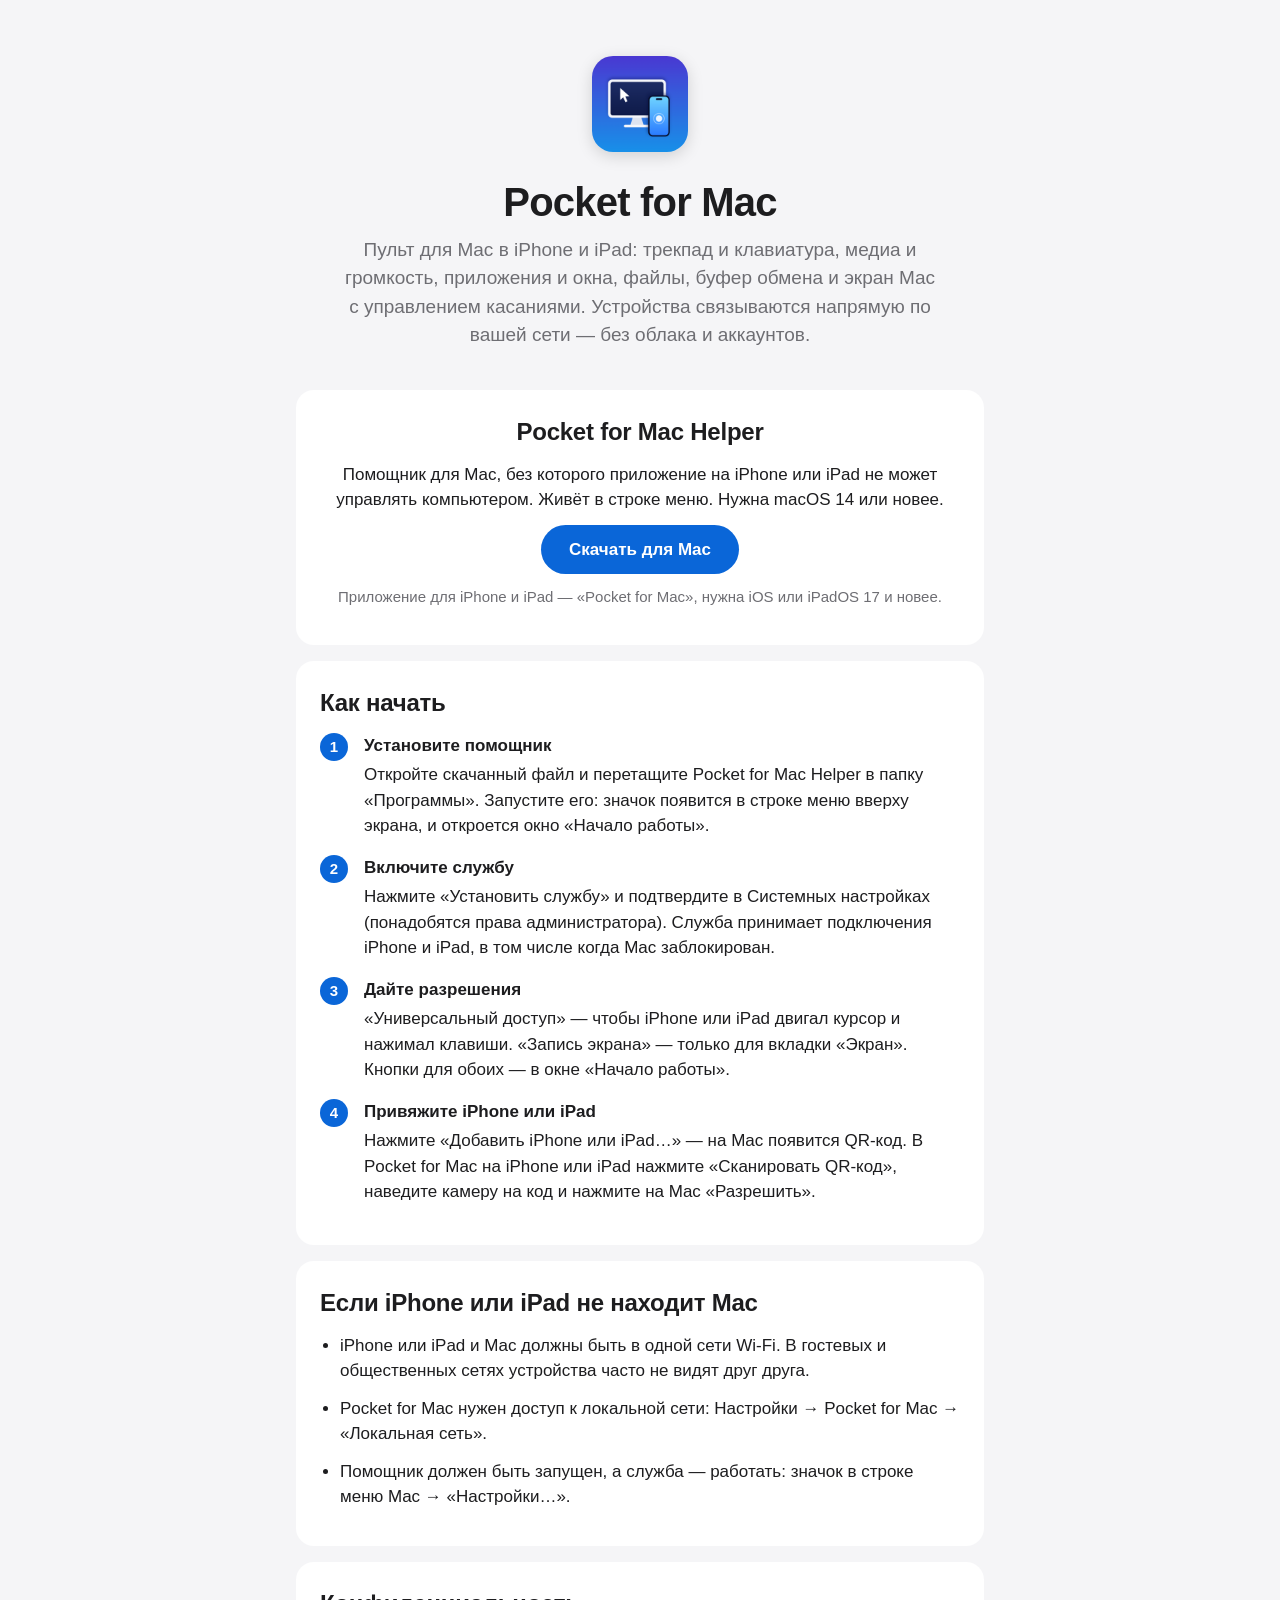
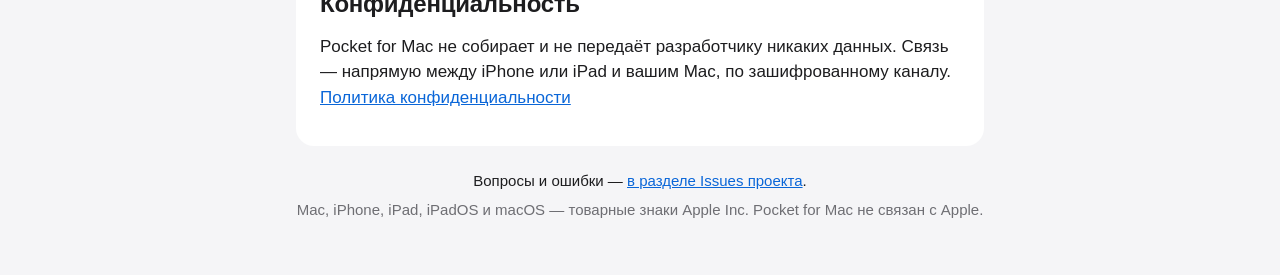
<file: docs/index.html>
<!doctype html>
<html lang="ru">
<head>
  <meta charset="utf-8">
  <meta name="viewport" content="width=device-width, initial-scale=1">
  <title>Pocket for Mac</title>
  <meta name="description" content="Пульт для Mac в iPhone и iPad: трекпад, клавиатура, медиа, файлы и экран Mac по локальной сети. Скачайте помощник Pocket for Mac Helper.">
  <link rel="icon" href="icon.png">
  <link rel="apple-touch-icon" href="icon.png">
  <link rel="stylesheet" href="style.css">
</head>
<body>
  <main>
    <header class="hero">
      <img src="icon.png" width="96" height="96" alt="">
      <h1>Pocket for Mac</h1>
      <p class="lead">Пульт для Mac в iPhone и iPad: трекпад и клавиатура, медиа и громкость, приложения и
        окна, файлы, буфер обмена и экран Mac с управлением касаниями. Устройства связываются напрямую по
        вашей сети — без облака и аккаунтов.</p>
    </header>

    <section class="download" aria-labelledby="download-title">
      <h2 id="download-title">Pocket for Mac Helper</h2>
      <p>Помощник для Mac, без которого приложение на iPhone или iPad не может управлять компьютером.
        Живёт в строке меню. Нужна macOS 14 или новее.</p>
      <p id="download-ready">
        <a class="button" href="https://github.com/botdeniska/pocket-for-mac/releases/latest/download/Pocket-for-Mac-Helper.dmg">Скачать для Mac</a>
      </p>
      <p id="download-version" class="note" hidden></p>
      <p id="download-pending" class="note" hidden>Помощник готовится к выпуску и скоро появится на этой странице.</p>
      <p class="note">Приложение для iPhone и iPad — «Pocket for Mac», нужна iOS или iPadOS 17 и новее.</p>
    </section>

    <section aria-labelledby="start-title">
      <h2 id="start-title">Как начать</h2>
      <ol class="steps">
        <li>
          <h3>Установите помощник</h3>
          <p>Откройте скачанный файл и перетащите Pocket for Mac Helper в папку «Программы». Запустите
            его: значок появится в строке меню вверху экрана, и откроется окно «Начало работы».</p>
        </li>
        <li>
          <h3>Включите службу</h3>
          <p>Нажмите «Установить службу» и подтвердите в Системных настройках (понадобятся права
            администратора). Служба принимает подключения iPhone и iPad, в том числе когда Mac
            заблокирован.</p>
        </li>
        <li>
          <h3>Дайте разрешения</h3>
          <p>«Универсальный доступ» — чтобы iPhone или iPad двигал курсор и нажимал клавиши. «Запись экрана» —
            только для вкладки «Экран». Кнопки для обоих — в окне «Начало работы».</p>
        </li>
        <li>
          <h3>Привяжите iPhone или iPad</h3>
          <p>Нажмите «Добавить iPhone или iPad…» — на Mac появится QR-код. В Pocket for Mac на iPhone
            или iPad нажмите «Сканировать QR-код», наведите камеру на код и нажмите на Mac «Разрешить».</p>
        </li>
      </ol>
    </section>

    <section aria-labelledby="trouble-title">
      <h2 id="trouble-title">Если iPhone или iPad не находит Mac</h2>
      <ul>
        <li>iPhone или iPad и Mac должны быть в одной сети Wi-Fi. В гостевых и общественных сетях
          устройства часто не видят друг друга.</li>
        <li>Pocket for Mac нужен доступ к локальной сети: Настройки → Pocket for Mac → «Локальная
          сеть».</li>
        <li>Помощник должен быть запущен, а служба — работать: значок в строке меню Mac → «Настройки…».</li>
      </ul>
    </section>

    <section aria-labelledby="privacy-title">
      <h2 id="privacy-title">Конфиденциальность</h2>
      <p>Pocket for Mac не собирает и не передаёт разработчику никаких данных. Связь — напрямую между
        iPhone или iPad и вашим Mac, по зашифрованному каналу. <a href="privacy.html">Политика конфиденциальности</a></p>
    </section>
  </main>

  <footer>
    <p>Вопросы и ошибки — <a href="https://github.com/botdeniska/pocket-for-mac/issues">в разделе Issues проекта</a>.</p>
    <p class="note">Mac, iPhone, iPad, iPadOS и macOS — товарные знаки Apple Inc. Pocket for Mac не связан с Apple.</p>
  </footer>

  <script>
    // The helper is an asset of the latest GitHub release. Until there is one, say so instead of
    // a dead link; if GitHub does not answer (rate limit, offline), keep the button as it is.
    fetch("https://api.github.com/repos/botdeniska/pocket-for-mac/releases/latest", {
      headers: { Accept: "application/vnd.github+json" }
    })
      .then(function (response) {
        if (response.status === 404) { throw "none"; }
        if (!response.ok) { throw "unknown"; }
        return response.json();
      })
      .then(function (release) {
        var assets = release.assets || [];
        var dmg = assets.filter(function (a) { return a.name === "Pocket-for-Mac-Helper.dmg"; })[0];
        if (!dmg) { throw "none"; }
        var version = document.getElementById("download-version");
        version.textContent = "Версия " + String(release.tag_name).replace(/^v/, "");
        version.hidden = false;
      })
      .catch(function (reason) {
        if (reason !== "none") { return; }
        document.getElementById("download-ready").hidden = true;
        document.getElementById("download-pending").hidden = false;
      });
  </script>
</body>
</html>
</file>
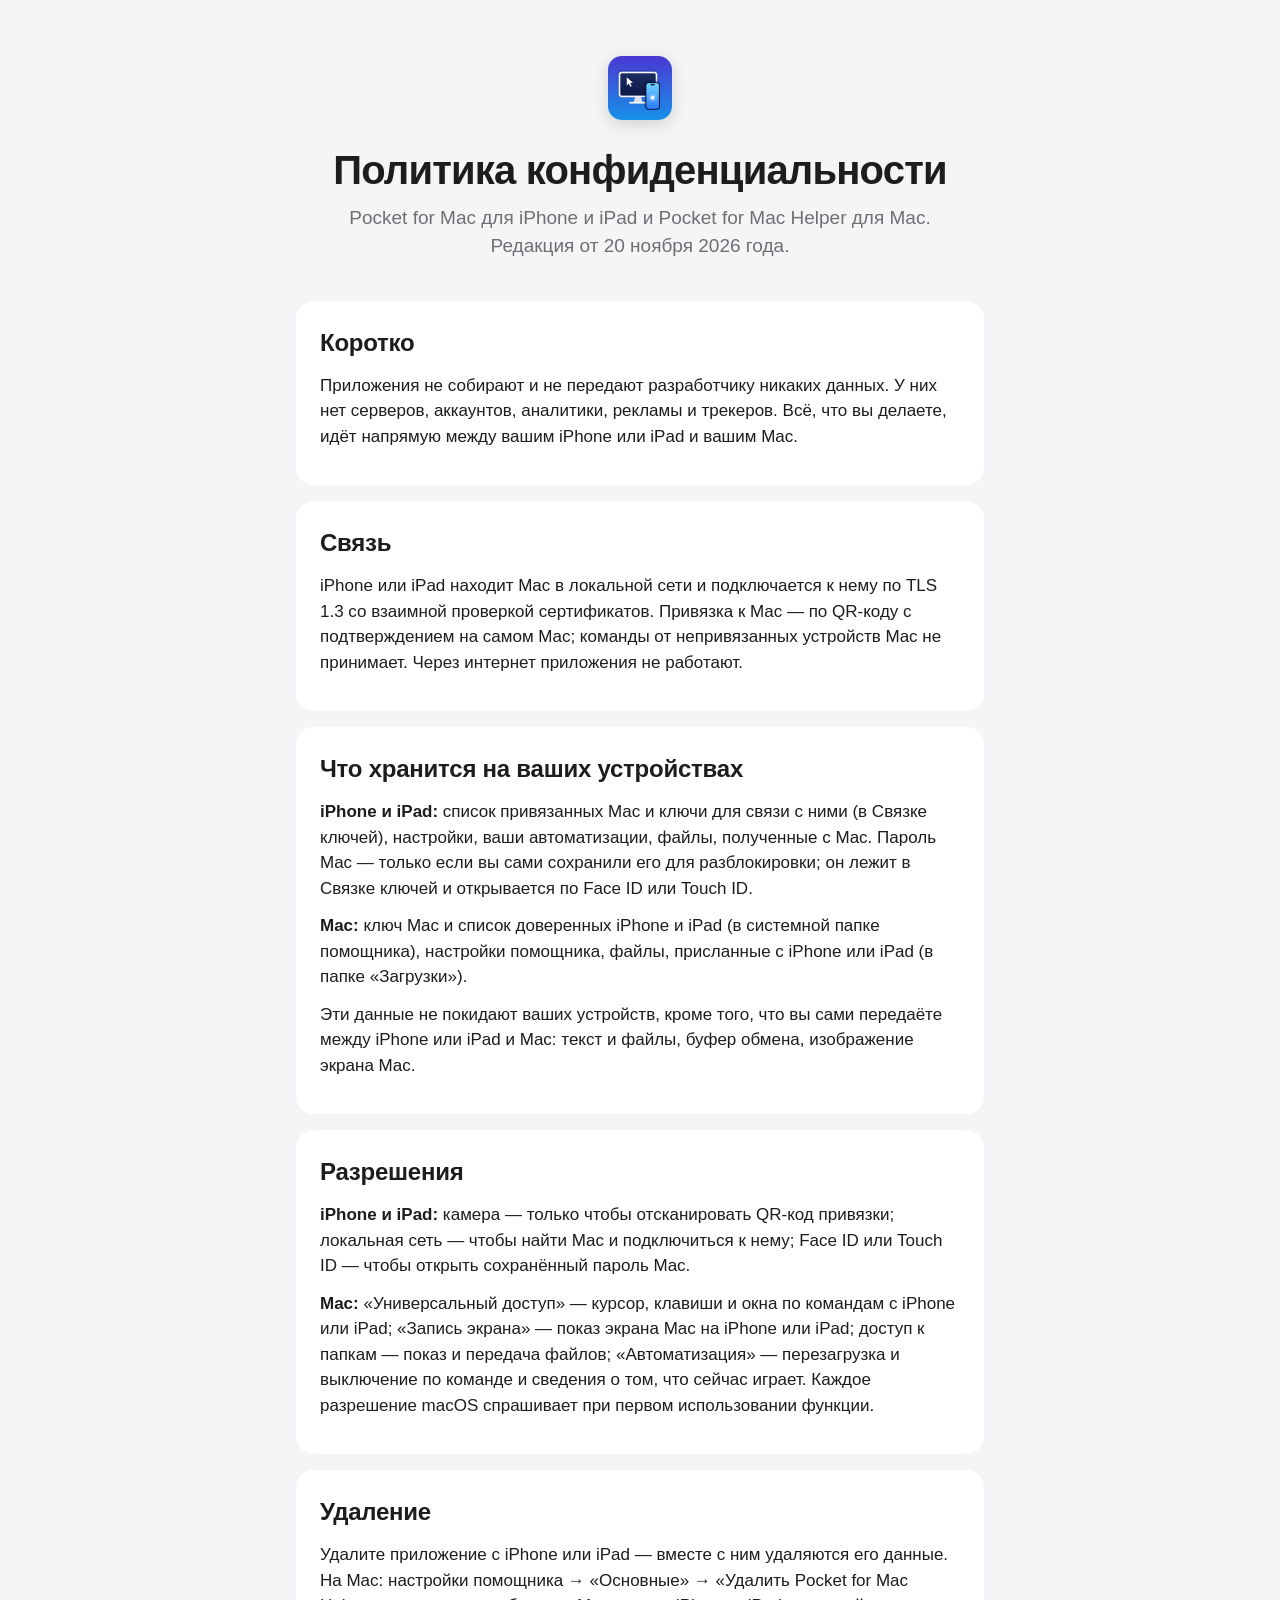
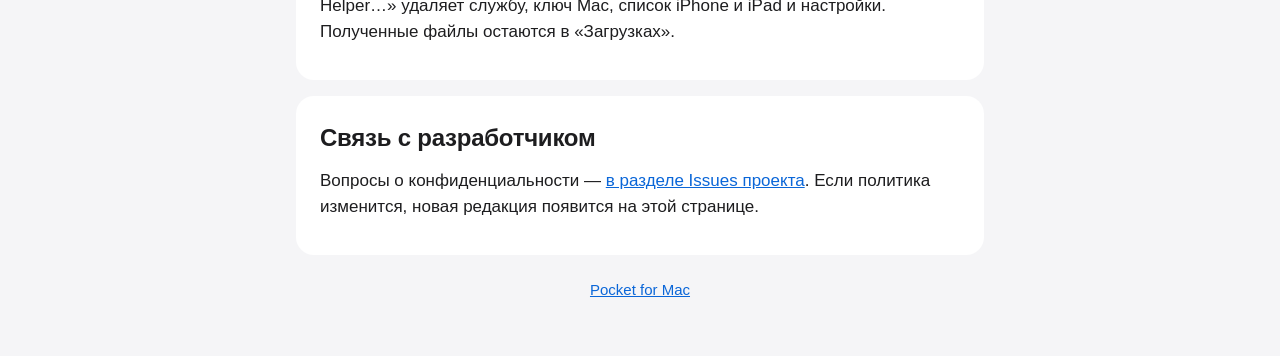
<file: docs/privacy.html>
<!doctype html>
<html lang="ru">
<head>
  <meta charset="utf-8">
  <meta name="viewport" content="width=device-width, initial-scale=1">
  <title>Конфиденциальность — Pocket for Mac</title>
  <meta name="description" content="Политика конфиденциальности Pocket for Mac и Pocket for Mac Helper: данные не собираются.">
  <link rel="icon" href="icon.png">
  <link rel="stylesheet" href="style.css">
</head>
<body>
  <main>
    <header class="hero">
      <a href="./"><img src="icon.png" width="64" height="64" alt="Pocket for Mac — на главную"></a>
      <h1>Политика конфиденциальности</h1>
      <p class="lead">Pocket for Mac для iPhone и iPad и Pocket for Mac Helper для Mac. Редакция от 20 ноября
        2026 года.</p>
    </header>

    <section>
      <h2>Коротко</h2>
      <p>Приложения не собирают и не передают разработчику никаких данных. У них нет серверов, аккаунтов,
        аналитики, рекламы и трекеров. Всё, что вы делаете, идёт напрямую между вашим iPhone или iPad и вашим
        Mac.</p>
    </section>

    <section>
      <h2>Связь</h2>
      <p>iPhone или iPad находит Mac в локальной сети и подключается к нему по TLS 1.3 со взаимной проверкой
        сертификатов. Привязка к Mac — по QR-коду с подтверждением на самом Mac; команды от непривязанных
        устройств Mac не принимает. Через интернет приложения не работают.</p>
    </section>

    <section>
      <h2>Что хранится на ваших устройствах</h2>
      <p><strong>iPhone и iPad:</strong> список привязанных Mac и ключи для связи с ними (в Связке ключей),
        настройки, ваши автоматизации, файлы, полученные с Mac. Пароль Mac — только если вы сами
        сохранили его для разблокировки; он лежит в Связке ключей и открывается по Face ID или Touch ID.</p>
      <p><strong>Mac:</strong> ключ Mac и список доверенных iPhone и iPad (в системной папке помощника),
        настройки помощника, файлы, присланные с iPhone или iPad (в папке «Загрузки»).</p>
      <p>Эти данные не покидают ваших устройств, кроме того, что вы сами передаёте между iPhone или iPad и
        Mac: текст и файлы, буфер обмена, изображение экрана Mac.</p>
    </section>

    <section>
      <h2>Разрешения</h2>
      <p><strong>iPhone и iPad:</strong> камера — только чтобы отсканировать QR-код привязки; локальная
        сеть — чтобы найти Mac и подключиться к нему; Face ID или Touch ID — чтобы открыть сохранённый
        пароль Mac.</p>
      <p><strong>Mac:</strong> «Универсальный доступ» — курсор, клавиши и окна по командам с
        iPhone или iPad; «Запись экрана» — показ экрана Mac на iPhone или iPad; доступ к папкам — показ и
        передача файлов;
        «Автоматизация» — перезагрузка и выключение по команде и сведения о том, что сейчас играет.
        Каждое разрешение macOS спрашивает при первом использовании функции.</p>
    </section>

    <section>
      <h2>Удаление</h2>
      <p>Удалите приложение с iPhone или iPad — вместе с ним удаляются его данные. На Mac: настройки
        помощника → «Основные» → «Удалить Pocket for Mac Helper…» удаляет службу, ключ Mac, список
        iPhone и iPad и настройки.
        Полученные файлы остаются в «Загрузках».</p>
    </section>

    <section>
      <h2>Связь с разработчиком</h2>
      <p>Вопросы о конфиденциальности — <a href="https://github.com/botdeniska/pocket-for-mac/issues">в разделе Issues проекта</a>.
        Если политика изменится, новая редакция появится на этой странице.</p>
    </section>
  </main>

  <footer>
    <p><a href="./">Pocket for Mac</a></p>
  </footer>
</body>
</html>
</file>
<file: docs/style.css>
:root {
  --bg: #f5f5f7;
  --card: #ffffff;
  --text: #1d1d1f;
  --muted: #6e6e73;
  --accent: #0a66d8;
  --accent-text: #ffffff;
  --line: #d2d2d7;
  color-scheme: light dark;
}

@media (prefers-color-scheme: dark) {
  :root {
    --bg: #000000;
    --card: #1c1c1e;
    --text: #f5f5f7;
    --muted: #a1a1a6;
    --accent: #3d8bff;
    --accent-text: #ffffff;
    --line: #38383a;
  }
}

* { box-sizing: border-box; }
[hidden] { display: none !important; }

body {
  margin: 0;
  background: var(--bg);
  color: var(--text);
  font: 17px/1.5 -apple-system, BlinkMacSystemFont, "SF Pro Text", "Helvetica Neue", Arial, sans-serif;
  -webkit-text-size-adjust: 100%;
}

main, footer {
  max-width: 720px;
  margin: 0 auto;
  padding: 0 16px;
}

.hero {
  text-align: center;
  padding: 56px 0 24px;
}

.hero img {
  border-radius: 22%;
  box-shadow: 0 4px 16px rgb(0 0 0 / 0.15);
}

h1 {
  font-size: 40px;
  line-height: 1.1;
  margin: 20px 0 12px;
  letter-spacing: -0.02em;
}

h2 {
  font-size: 24px;
  margin: 0 0 12px;
  letter-spacing: -0.01em;
}

h3 {
  font-size: 17px;
  margin: 0 0 4px;
}

p, li { margin: 0 0 12px; }

.lead {
  font-size: 19px;
  color: var(--muted);
  max-width: 600px;
  margin: 0 auto;
}

section {
  background: var(--card);
  border-radius: 18px;
  padding: 24px;
  margin: 16px 0;
}

.download { text-align: center; }

.button {
  display: inline-block;
  background: var(--accent);
  color: var(--accent-text);
  text-decoration: none;
  font-weight: 600;
  padding: 12px 28px;
  border-radius: 980px;
}

.button:hover { filter: brightness(1.08); }

a { color: var(--accent); }

.note {
  color: var(--muted);
  font-size: 15px;
}

.steps {
  list-style: none;
  counter-reset: step;
  padding: 0;
  margin: 0;
}

.steps li {
  counter-increment: step;
  position: relative;
  padding-left: 44px;
  margin-bottom: 16px;
}

.steps li::before {
  content: counter(step);
  position: absolute;
  left: 0;
  top: 0;
  width: 28px;
  height: 28px;
  border-radius: 50%;
  background: var(--accent);
  color: var(--accent-text);
  font-weight: 700;
  font-size: 15px;
  line-height: 28px;
  text-align: center;
}

.steps p, ul { color: var(--text); }
ul { padding-left: 20px; margin: 0; }

footer {
  padding-top: 8px;
  padding-bottom: 48px;
  text-align: center;
  font-size: 15px;
}

footer p { margin-bottom: 6px; }

@media (max-width: 480px) {
  h1 { font-size: 32px; }
  section { padding: 20px 16px; }
}
</file>
